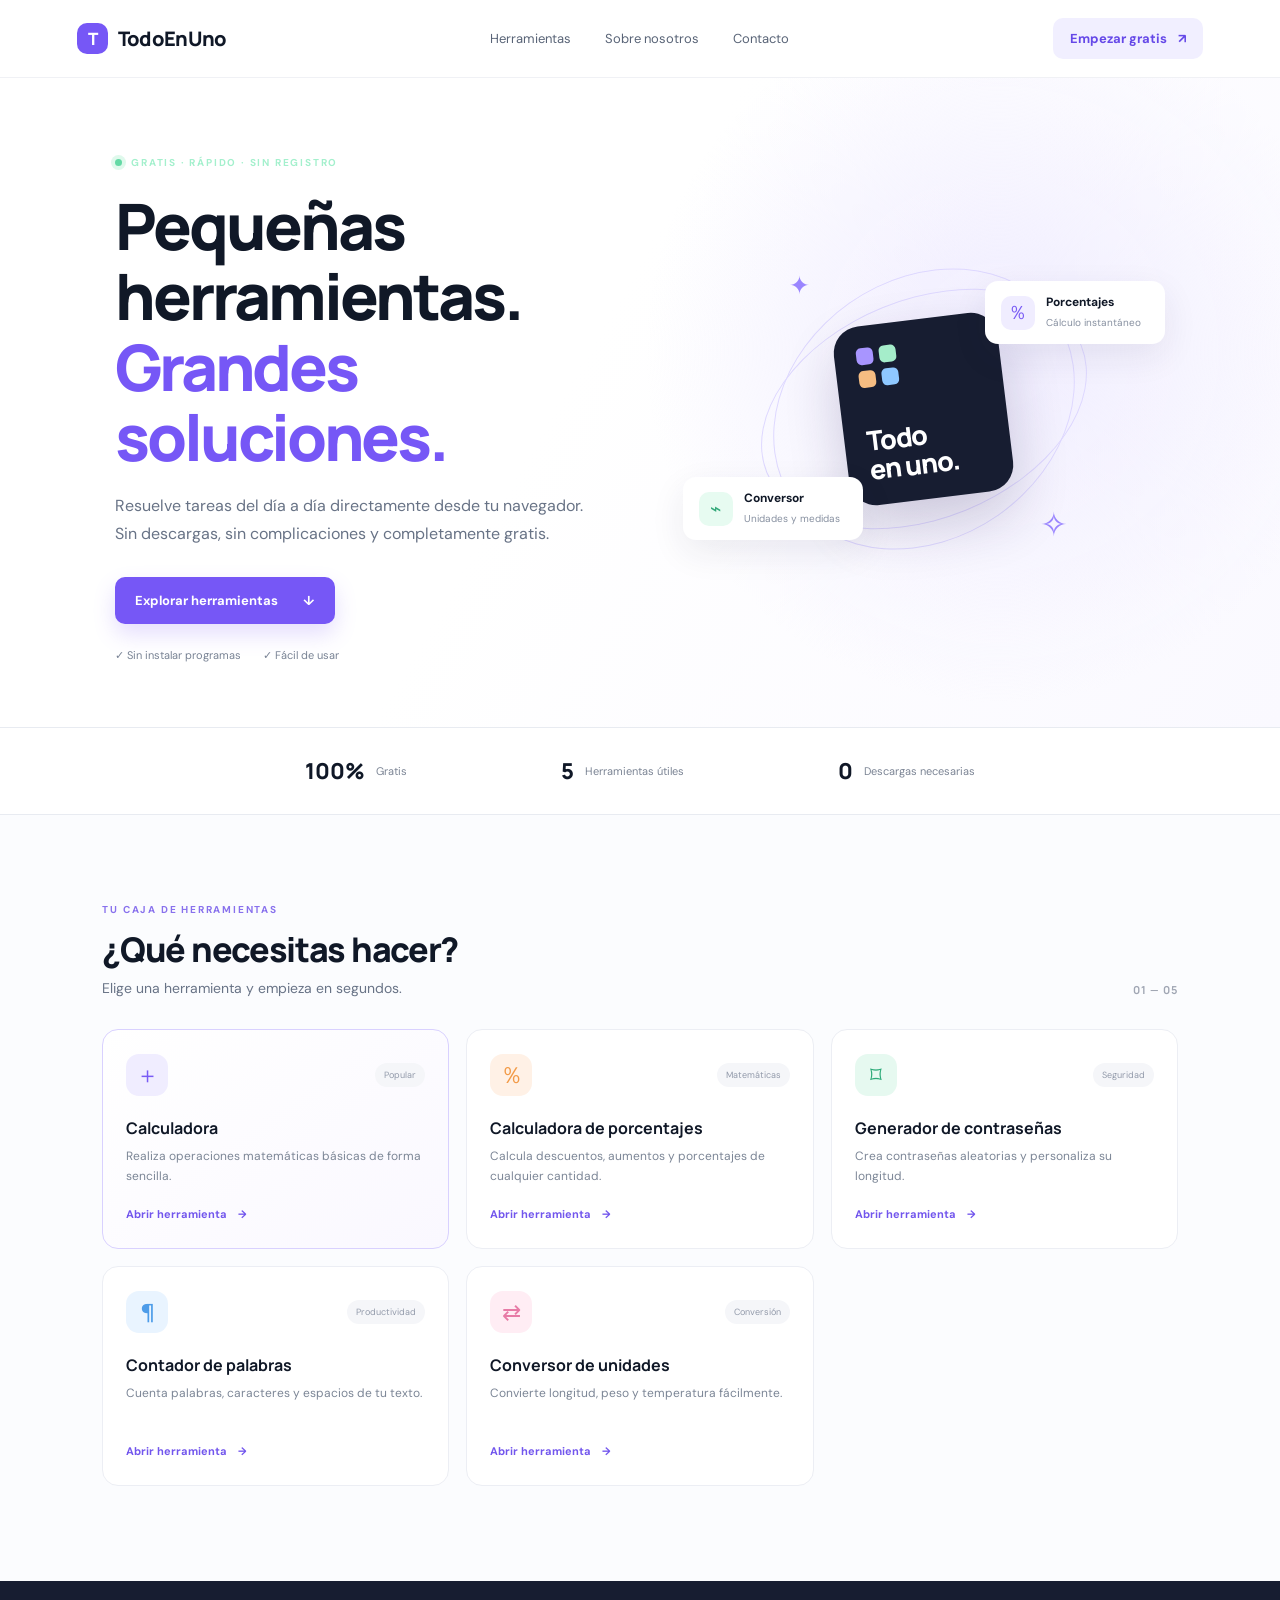
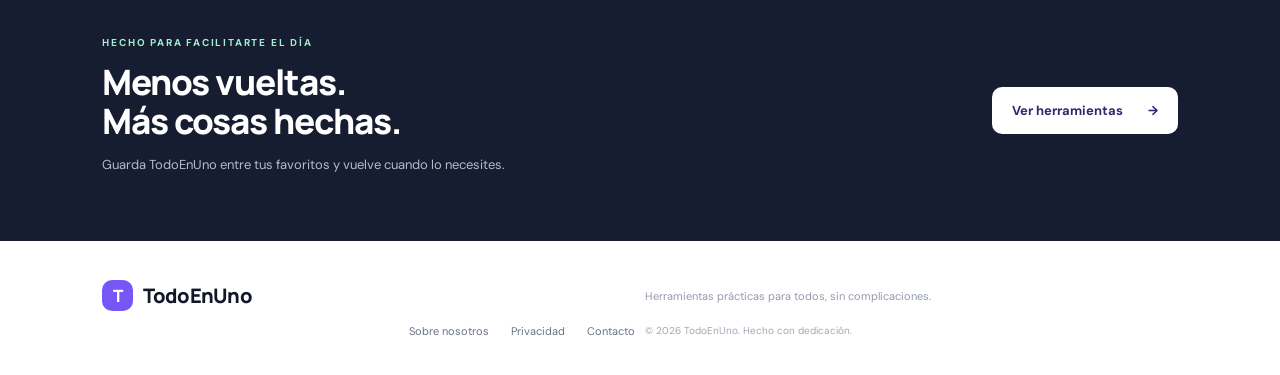
<file: index.html>
<!DOCTYPE html>
<html lang="es">
<head>
  <meta charset="UTF-8">
  <meta name="viewport" content="width=device-width, initial-scale=1.0">
  <meta name="description" content="TodoEnUno: herramientas online gratuitas. Calcula porcentajes, convierte unidades, crea contraseñas y cuenta palabras sin instalar nada.">
  <meta name="theme-color" content="#101827">
  <title>TodoEnUno | Herramientas online gratuitas</title>
  <link rel="stylesheet" href="styles.css">
</head>
<body>
  <header class="topbar">
    <a class="brand" href="index.html"><span class="brand-mark">T</span> TodoEnUno</a>
    <nav><a href="#herramientas">Herramientas</a><a href="sobre.html">Sobre nosotros</a><a href="contacto.html">Contacto</a></nav>
    <a class="nav-cta" href="#herramientas">Empezar gratis <span>↗</span></a>
  </header>

  <main>
    <section class="hero">
      <div class="hero-copy">
        <div class="eyebrow"><span class="pulse"></span> GRATIS · RÁPIDO · SIN REGISTRO</div>
        <h1>Pequeñas herramientas.<br><span>Grandes soluciones.</span></h1>
        <p>Resuelve tareas del día a día directamente desde tu navegador. Sin descargas, sin complicaciones y completamente gratis.</p>
        <a class="primary-btn" href="#herramientas">Explorar herramientas <span>↓</span></a>
        <div class="trust-row"><span>✓ Sin instalar programas</span><span>✓ Fácil de usar</span></div>
      </div>
      <div class="hero-art" aria-hidden="true">
        <div class="orbit orbit-one"></div><div class="orbit orbit-two"></div>
        <div class="floating-card card-a"><span class="mini-icon purple">％</span><div><b>Porcentajes</b><small>Cálculo instantáneo</small></div></div>
        <div class="floating-card card-b"><span class="mini-icon green">⌁</span><div><b>Conversor</b><small>Unidades y medidas</small></div></div>
        <div class="app-tile"><div class="tile-grid"><i></i><i></i><i></i><i></i></div><b>Todo<br>en uno.</b></div>
        <div class="sparkle s1">✦</div><div class="sparkle s2">✧</div>
      </div>
    </section>

    <section class="stats">
      <div><b>100%</b><span>Gratis</span></div><div><b>5</b><span>Herramientas útiles</span></div><div><b>0</b><span>Descargas necesarias</span></div>
    </section>

    <section class="tools-section" id="herramientas">
      <div class="section-heading"><div><div class="eyebrow dark">TU CAJA DE HERRAMIENTAS</div><h2>¿Qué necesitas hacer?</h2><p>Elige una herramienta y empieza en segundos.</p></div><span class="section-count">01 — 05</span></div>
      <div class="tool-grid">
        <article class="tool-card featured" data-tool="calc"><div class="tool-top"><span class="tool-icon violet">＋</span><span class="tag">Popular</span></div><h3>Calculadora</h3><p>Realiza operaciones matemáticas básicas de forma sencilla.</p><button class="text-btn" data-open="calc">Abrir herramienta <span>→</span></button></article>
        <article class="tool-card" data-tool="percent"><div class="tool-top"><span class="tool-icon orange">％</span><span class="tag">Matemáticas</span></div><h3>Calculadora de porcentajes</h3><p>Calcula descuentos, aumentos y porcentajes de cualquier cantidad.</p><button class="text-btn" data-open="percent">Abrir herramienta <span>→</span></button></article>
        <article class="tool-card" data-tool="password"><div class="tool-top"><span class="tool-icon green">⌑</span><span class="tag">Seguridad</span></div><h3>Generador de contraseñas</h3><p>Crea contraseñas aleatorias y personaliza su longitud.</p><button class="text-btn" data-open="password">Abrir herramienta <span>→</span></button></article>
        <article class="tool-card" data-tool="words"><div class="tool-top"><span class="tool-icon blue">¶</span><span class="tag">Productividad</span></div><h3>Contador de palabras</h3><p>Cuenta palabras, caracteres y espacios de tu texto.</p><button class="text-btn" data-open="words">Abrir herramienta <span>→</span></button></article>
        <article class="tool-card" data-tool="convert"><div class="tool-top"><span class="tool-icon pink">⇄</span><span class="tag">Conversión</span></div><h3>Conversor de unidades</h3><p>Convierte longitud, peso y temperatura fácilmente.</p><button class="text-btn" data-open="convert">Abrir herramienta <span>→</span></button></article>
      </div>
    </section>

    <section class="tool-workspace" id="workspace" hidden>
      <div class="workspace-head"><div><div class="eyebrow dark">HERRAMIENTA SELECCIONADA</div><h2 id="tool-title">Calculadora</h2></div><button class="close-btn" id="close-tool" aria-label="Cerrar herramienta">✕</button></div>
      <div id="tool-content"></div>
    </section>

    <section class="bottom-cta"><div><div class="eyebrow">HECHO PARA FACILITARTE EL DÍA</div><h2>Menos vueltas.<br>Más cosas hechas.</h2><p>Guarda TodoEnUno entre tus favoritos y vuelve cuando lo necesites.</p></div><a href="#herramientas" class="light-btn">Ver herramientas <span>→</span></a></section>
  </main>

  <footer><a class="brand" href="index.html"><span class="brand-mark">T</span> TodoEnUno</a><p>Herramientas prácticas para todos, sin complicaciones.</p><div class="footer-links"><a href="sobre.html">Sobre nosotros</a><a href="privacidad.html">Privacidad</a><a href="contacto.html">Contacto</a></div><small>© <span id="year"></span> TodoEnUno. Hecho con dedicación.</small></footer>
  <script src="script.js"></script>
</body>
</html>
</file>
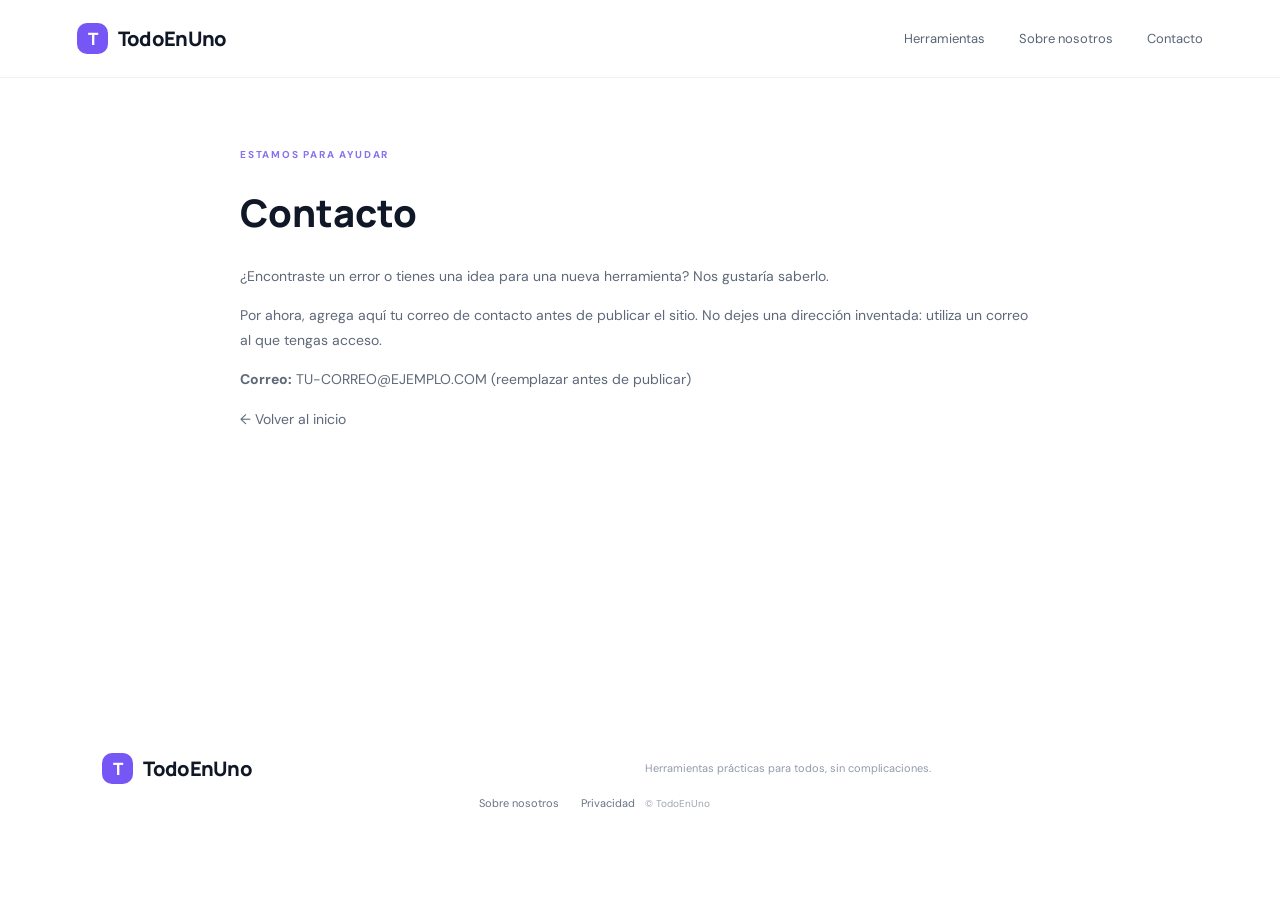
<file: contacto.html>
<!doctype html><html lang="es"><head><meta charset="utf-8"><meta name="viewport" content="width=device-width,initial-scale=1"><title>Contacto | TodoEnUno</title><link rel="stylesheet" href="styles.css"></head><body><header class="topbar"><a class="brand" href="index.html"><span class="brand-mark">T</span> TodoEnUno</a><nav><a href="index.html#herramientas">Herramientas</a><a href="sobre.html">Sobre nosotros</a><a href="contacto.html">Contacto</a></nav></header><main class="legal"><div class="eyebrow dark">ESTAMOS PARA AYUDAR</div><h1>Contacto</h1><p>¿Encontraste un error o tienes una idea para una nueva herramienta? Nos gustaría saberlo.</p><p>Por ahora, agrega aquí tu correo de contacto antes de publicar el sitio. No dejes una dirección inventada: utiliza un correo al que tengas acceso.</p><p><strong>Correo:</strong> TU-CORREO@EJEMPLO.COM (reemplazar antes de publicar)</p><p><a href="index.html">← Volver al inicio</a></p></main><footer><a class="brand" href="index.html"><span class="brand-mark">T</span> TodoEnUno</a><p>Herramientas prácticas para todos, sin complicaciones.</p><div class="footer-links"><a href="sobre.html">Sobre nosotros</a><a href="privacidad.html">Privacidad</a></div><small>© TodoEnUno</small></footer></body></html>
</file>
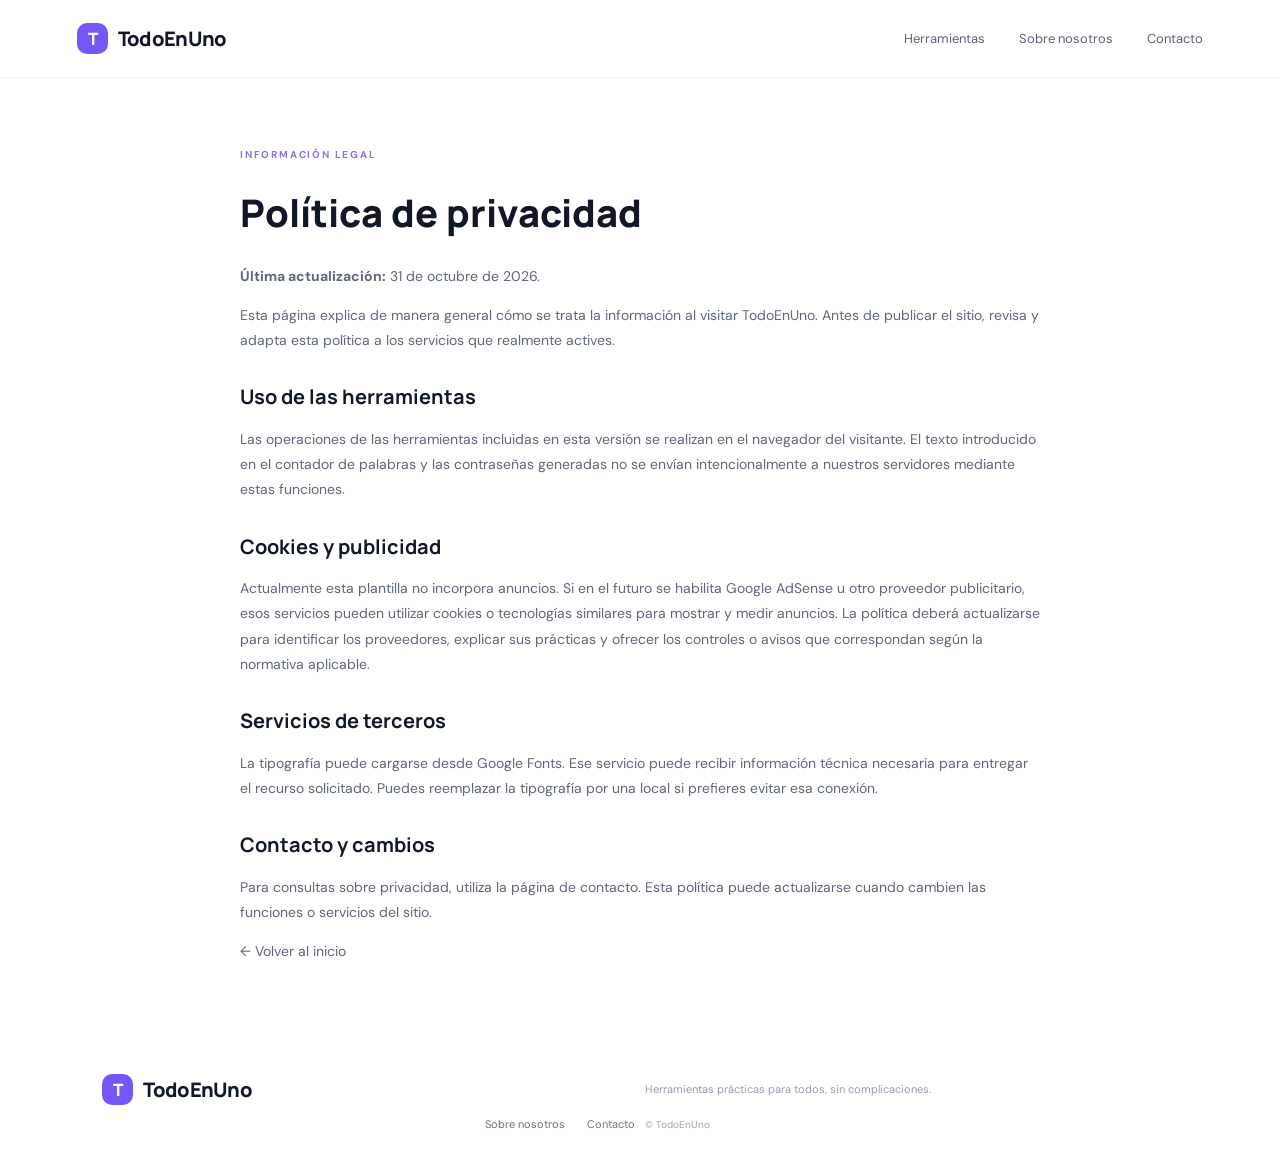
<file: privacidad.html>
<!doctype html><html lang="es"><head><meta charset="utf-8"><meta name="viewport" content="width=device-width,initial-scale=1"><title>Política de privacidad | TodoEnUno</title><link rel="stylesheet" href="styles.css"></head><body><header class="topbar"><a class="brand" href="index.html"><span class="brand-mark">T</span> TodoEnUno</a><nav><a href="index.html#herramientas">Herramientas</a><a href="sobre.html">Sobre nosotros</a><a href="contacto.html">Contacto</a></nav></header><main class="legal"><div class="eyebrow dark">INFORMACIÓN LEGAL</div><h1>Política de privacidad</h1><p><strong>Última actualización:</strong> 31 de octubre de 2026.</p><p>Esta página explica de manera general cómo se trata la información al visitar TodoEnUno. Antes de publicar el sitio, revisa y adapta esta política a los servicios que realmente actives.</p><h2>Uso de las herramientas</h2><p>Las operaciones de las herramientas incluidas en esta versión se realizan en el navegador del visitante. El texto introducido en el contador de palabras y las contraseñas generadas no se envían intencionalmente a nuestros servidores mediante estas funciones.</p><h2>Cookies y publicidad</h2><p>Actualmente esta plantilla no incorpora anuncios. Si en el futuro se habilita Google AdSense u otro proveedor publicitario, esos servicios pueden utilizar cookies o tecnologías similares para mostrar y medir anuncios. La política deberá actualizarse para identificar los proveedores, explicar sus prácticas y ofrecer los controles o avisos que correspondan según la normativa aplicable.</p><h2>Servicios de terceros</h2><p>La tipografía puede cargarse desde Google Fonts. Ese servicio puede recibir información técnica necesaria para entregar el recurso solicitado. Puedes reemplazar la tipografía por una local si prefieres evitar esa conexión.</p><h2>Contacto y cambios</h2><p>Para consultas sobre privacidad, utiliza la página de contacto. Esta política puede actualizarse cuando cambien las funciones o servicios del sitio.</p><p><a href="index.html">← Volver al inicio</a></p></main><footer><a class="brand" href="index.html"><span class="brand-mark">T</span> TodoEnUno</a><p>Herramientas prácticas para todos, sin complicaciones.</p><div class="footer-links"><a href="sobre.html">Sobre nosotros</a><a href="contacto.html">Contacto</a></div><small>© TodoEnUno</small></footer></body></html>
</file>
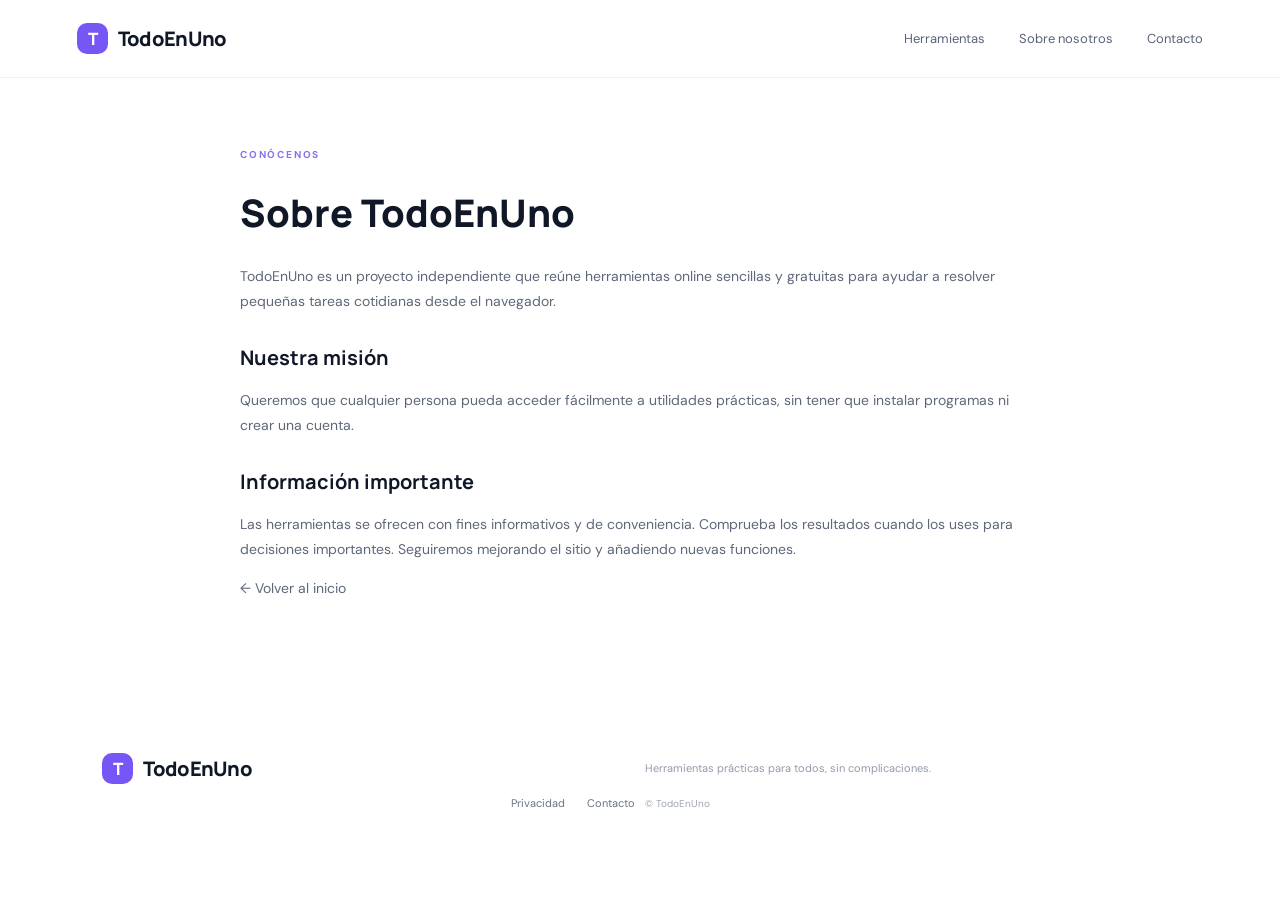
<file: sobre.html>
<!doctype html><html lang="es"><head><meta charset="utf-8"><meta name="viewport" content="width=device-width,initial-scale=1"><title>Sobre nosotros | TodoEnUno</title><link rel="stylesheet" href="styles.css"></head><body><header class="topbar"><a class="brand" href="index.html"><span class="brand-mark">T</span> TodoEnUno</a><nav><a href="index.html#herramientas">Herramientas</a><a href="sobre.html">Sobre nosotros</a><a href="contacto.html">Contacto</a></nav></header><main class="legal"><div class="eyebrow dark">CONÓCENOS</div><h1>Sobre TodoEnUno</h1><p>TodoEnUno es un proyecto independiente que reúne herramientas online sencillas y gratuitas para ayudar a resolver pequeñas tareas cotidianas desde el navegador.</p><h2>Nuestra misión</h2><p>Queremos que cualquier persona pueda acceder fácilmente a utilidades prácticas, sin tener que instalar programas ni crear una cuenta.</p><h2>Información importante</h2><p>Las herramientas se ofrecen con fines informativos y de conveniencia. Comprueba los resultados cuando los uses para decisiones importantes. Seguiremos mejorando el sitio y añadiendo nuevas funciones.</p><p><a href="index.html">← Volver al inicio</a></p></main><footer><a class="brand" href="index.html"><span class="brand-mark">T</span> TodoEnUno</a><p>Herramientas prácticas para todos, sin complicaciones.</p><div class="footer-links"><a href="privacidad.html">Privacidad</a><a href="contacto.html">Contacto</a></div><small>© TodoEnUno</small></footer></body></html>
</file>
<file: styles.css>
@import url('https://fonts.googleapis.com/css2?family=DM+Sans:wght@400;500;600;700&family=Manrope:wght@400;500;600;700;800&display=swap');
:root{--ink:#101827;--muted:#687386;--line:#e8ebf1;--paper:#f7f8fc;--violet:#7657f6;--mint:#b8f2d6}
*{box-sizing:border-box}html{scroll-behavior:smooth}body{margin:0;background:#fff;color:var(--ink);font-family:'DM Sans',sans-serif}a{color:inherit;text-decoration:none}.topbar{height:78px;padding:0 max(6vw,24px);display:flex;align-items:center;justify-content:space-between;border-bottom:1px solid #f0f1f5;background:#fff}.brand{font:800 20px Manrope,sans-serif;display:flex;align-items:center;gap:10px;letter-spacing:-.7px}.brand-mark{width:31px;height:31px;border-radius:10px;background:var(--violet);color:white;display:grid;place-items:center;font:800 17px Manrope}.topbar nav{display:flex;gap:34px;color:#596477;font-size:13px}.topbar nav a:hover,.footer-links a:hover{color:var(--violet)}.nav-cta{font-size:13px;font-weight:700;background:#f1efff;color:#6548e8;padding:12px 17px;border-radius:10px}.nav-cta span{margin-left:8px}.hero{min-height:530px;padding:78px max(9vw,30px) 65px;display:grid;grid-template-columns:1.05fr .95fr;align-items:center;gap:35px;background:radial-gradient(circle at 78% 42%,#f0edff 0,transparent 33%),linear-gradient(120deg,#fff 45%,#faf9ff)}.eyebrow{font-size:10px;font-weight:700;letter-spacing:1.8px;color:#a4f0cd;display:flex;align-items:center;gap:9px}.eyebrow.dark{color:#8871ed}.pulse{width:7px;height:7px;background:#64d9a5;border-radius:50%;box-shadow:0 0 0 4px #dff9ec}.hero h1{font:800 clamp(42px,5vw,66px)/1.1 Manrope,sans-serif;letter-spacing:-3px;margin:22px 0 19px}.hero h1 span{color:var(--violet)}.hero-copy>p{max-width:485px;color:var(--muted);font-size:16px;line-height:1.8;margin-bottom:28px}.primary-btn,.light-btn{display:inline-flex;align-items:center;gap:25px;background:var(--violet);color:#fff;padding:15px 20px;border-radius:10px;font-size:13px;font-weight:700;box-shadow:0 10px 22px #7657f633}.trust-row{display:flex;gap:22px;margin-top:24px;color:#788294;font-size:11px}.hero-art{height:350px;position:relative;display:grid;place-items:center}.orbit{position:absolute;border:1px solid #ded8ff;border-radius:50%;transform:rotate(-22deg)}.orbit-one{width:340px;height:220px}.orbit-two{width:260px;height:320px;transform:rotate(55deg)}.app-tile{width:165px;height:180px;background:#171d31;border-radius:27px;box-shadow:0 25px 55px #29204e33;display:flex;flex-direction:column;justify-content:space-between;padding:22px;color:white;transform:rotate(-7deg);z-index:1}.app-tile b{font:800 27px/1.05 Manrope;letter-spacing:-1px}.tile-grid{display:grid;grid-template-columns:repeat(2,17px);gap:6px}.tile-grid i{width:17px;height:17px;background:#a895ff;border-radius:5px}.tile-grid i:nth-child(2){background:#a5edca}.tile-grid i:nth-child(3){background:#f6bd82}.tile-grid i:nth-child(4){background:#8fc8ff}.floating-card{position:absolute;z-index:2;background:#fff;padding:13px 16px;display:flex;align-items:center;gap:11px;border-radius:13px;box-shadow:0 12px 35px #28204415;min-width:180px}.floating-card b{font-size:12px;display:block}.floating-card small{font-size:10px;color:#8790a0}.card-a{top:47px;right:0}.card-b{bottom:44px;left:0}.mini-icon{width:34px;height:34px;border-radius:10px;display:grid;place-items:center;font-size:19px}.purple{background:#f0edff;color:#795bf5}.green{background:#e7fbf1;color:#32a879}.sparkle{position:absolute;color:#9a85ff;font-size:25px}.s1{top:35px;left:22%}.s2{bottom:38px;right:20%;font-size:33px}.stats{display:flex;justify-content:center;gap:clamp(55px,12vw,170px);padding:28px 20px;border-top:1px solid var(--line);border-bottom:1px solid var(--line)}.stats div{display:flex;align-items:center;gap:11px}.stats b{font:800 22px Manrope}.stats span{font-size:11px;color:#7b8494}.tools-section{padding:88px max(8vw,25px) 95px;background:#fbfcfe}.section-heading,.workspace-head{display:flex;justify-content:space-between;align-items:end;margin-bottom:32px}.section-heading h2,.workspace-head h2{font:800 34px Manrope;letter-spacing:-1.3px;margin:10px 0 7px}.section-heading p{color:var(--muted);font-size:14px;margin:0}.section-count{font:700 11px Manrope;color:#a0a6b3;letter-spacing:1px}.tool-grid{display:grid;grid-template-columns:repeat(3,1fr);gap:17px}.tool-card{background:#fff;border:1px solid #eceef4;border-radius:16px;padding:24px 23px 22px;min-height:220px;transition:.2s}.tool-card:hover{transform:translateY(-4px);box-shadow:0 15px 35px #2027440d;border-color:#dcd5ff}.tool-card.featured{border-color:#d9d1ff;background:linear-gradient(145deg,#fff,#faf8ff)}.tool-top{display:flex;justify-content:space-between;align-items:center;margin-bottom:21px}.tool-icon{width:42px;height:42px;border-radius:13px;display:grid;place-items:center;font-size:23px}.violet{background:#f0edff;color:#795bf5}.orange{background:#fff1e6;color:#f29a47}.tool-icon.green{background:#e6f9f0;color:#2baa78}.blue{background:#e9f4ff;color:#4d9ce9}.pink{background:#ffedf4;color:#e77ba6}.tag{font-size:9px;color:#929aaa;background:#f5f6f9;padding:6px 9px;border-radius:20px}.tool-card h3{font:700 16px Manrope;margin:0 0 8px}.tool-card p{font-size:12px;line-height:1.65;color:#7c8696;min-height:40px;margin:0 0 15px}.text-btn{border:0;background:none;padding:0;color:#7256ed;font:700 11px 'DM Sans';cursor:pointer}.text-btn span{margin-left:8px}.tool-workspace{padding:65px max(8vw,25px);background:#fff;border-top:1px solid var(--line)}.close-btn{border:1px solid var(--line);background:#fff;border-radius:9px;width:38px;height:38px;cursor:pointer;color:#687386}.workspace-head{align-items:center}.panel{max-width:720px;background:#fafbfe;border:1px solid var(--line);border-radius:16px;padding:25px}.panel label{font-size:12px;font-weight:700;display:block;margin:12px 0 7px}.panel input,.panel select,.panel textarea{width:100%;padding:12px;border:1px solid #dfe3eb;border-radius:9px;font:14px 'DM Sans';background:white;color:var(--ink)}.panel textarea{min-height:130px;resize:vertical}.field-row{display:grid;grid-template-columns:1fr 1fr;gap:14px}.action-btn{border:0;border-radius:9px;background:var(--violet);color:#fff;padding:12px 17px;font:700 12px 'DM Sans';cursor:pointer;margin-top:15px}.result{margin-top:15px;background:#f0edff;color:#4f3ab6;padding:13px;border-radius:9px;font-weight:700;font-size:14px;overflow-wrap:anywhere}.muted-note{font-size:11px;color:#7c8696;line-height:1.6}.bottom-cta{margin:0;padding:55px max(8vw,25px);background:#171d31;color:#fff;display:flex;align-items:center;justify-content:space-between}.bottom-cta h2{font:800 35px/1.12 Manrope;letter-spacing:-1px;margin:14px 0}.bottom-cta p{font-size:13px;color:#b4bbca}.light-btn{background:#fff;color:#33266e;box-shadow:none}footer{padding:37px max(8vw,25px);display:grid;grid-template-columns:1fr 1fr;gap:10px;align-items:center}footer p{font-size:11px;color:#929aaa}footer small{font-size:10px;color:#a0a6b3}.footer-links{display:flex;justify-content:flex-end;gap:22px;font-size:11px;color:#687386}.legal{max-width:850px;margin:70px auto;padding:0 25px;min-height:55vh}.legal h1{font:800 38px Manrope}.legal p,.legal li{color:#5e6879;line-height:1.8;font-size:14px}.legal h2{font:700 20px Manrope;margin-top:30px}
@media(max-width:800px){.topbar{padding:0 20px}.topbar nav{display:none}.hero{grid-template-columns:1fr;padding:65px 25px 35px}.hero-art{height:300px}.stats{gap:25px;justify-content:space-around}.stats div{flex-direction:column;gap:3px}.tool-grid{grid-template-columns:repeat(2,1fr)}.tools-section{padding:65px 22px}.bottom-cta{gap:20px}.footer-links{gap:12px}}
@media(max-width:540px){.nav-cta{font-size:11px;padding:10px}.hero h1{font-size:43px;letter-spacing:-2px}.hero-copy>p{font-size:14px}.hero-art{transform:scale(.9);margin:-10px -15px}.stats b{font-size:18px}.stats span{font-size:9px;text-align:center}.tool-grid{grid-template-columns:1fr}.tool-card{min-height:0}.section-heading h2{font-size:28px}.section-count{display:none}.bottom-cta{display:block}.bottom-cta .light-btn{margin-top:15px}.field-row{grid-template-columns:1fr}footer{grid-template-columns:1fr}.footer-links{justify-content:flex-start;flex-wrap:wrap}.workspace-head h2{font-size:27px}}
</file>
